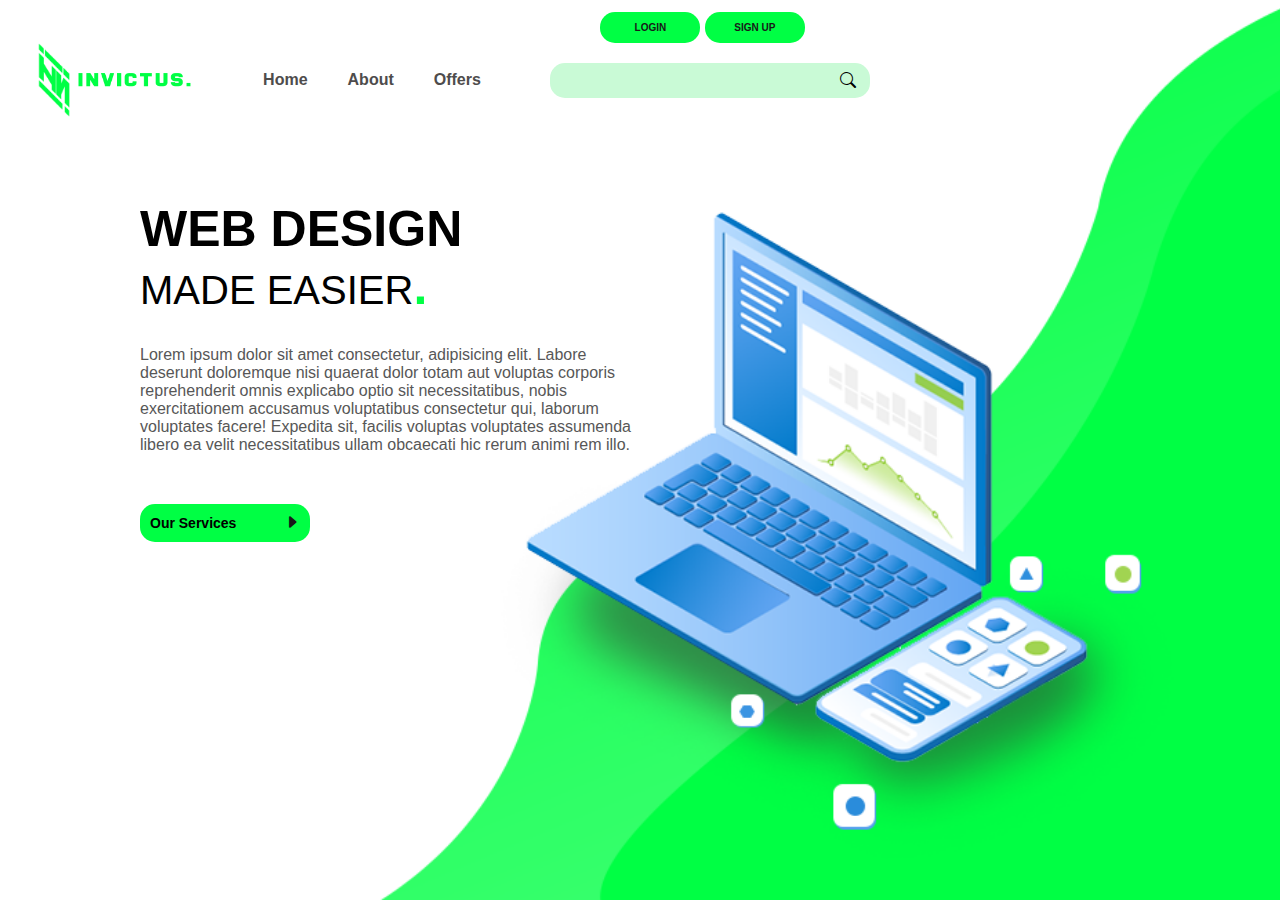
<file: index.html>
<!DOCTYPE html>
<html lang="en">
  <head>
    <meta charset="UTF-8" />
    <meta http-equiv="X-UA-Compatible" content="IE=edge" />
    <meta name="viewport" content="width=device-width, initial-scale=1.0" />
    <link
      rel="stylesheet"
      href="https://cdn.jsdelivr.net/npm/bootstrap-icons@1.3.0/font/bootstrap-icons.css"
    />
    <link rel="stylesheet" href="style.css" />
    <link rel="icon" href="img/logo.png" />
    <title>INVICTUS - Home Page</title>
  </head>
  <body>
    <div class="header">
      <div class="navbar">
        <div class="logo">
          <img src="img/logo.png" width="40px" height="80px" />
          <img src="img/logo_.png" width="120px" height="20px" />
        </div>
        <div class="links">
          <a href="">Home</a>
          <a href="">About</a>
          <a href="services.html">Offers</a>
        </div>
        <div class="rightside">
          <div class="login">
            <a href="login.html"><button>LOGIN</button></a>
            <a href="signup.html"><button>SIGN UP</button></a>
          </div>
          <div class="searchbar">
            <input type="text" name="search" id="search" />
            <i class="bi bi-search"></i>
          </div>
        </div>
      </div>
      <div class="headerContent">
        <h1>
          WEB DESIGN<br />
          <span>MADE EASIER<span>.</span></span>
        </h1>
        <p>
          Lorem ipsum dolor sit amet consectetur, adipisicing elit. Labore
          deserunt doloremque nisi quaerat dolor totam aut voluptas corporis
          reprehenderit omnis explicabo optio sit necessitatibus, nobis
          exercitationem accusamus voluptatibus consectetur qui, laborum
          voluptates facere! Expedita sit, facilis voluptas voluptates assumenda
          libero ea velit necessitatibus ullam obcaecati hic rerum animi rem
          illo.
        </p>
        <a href="services.html">
          <div class="headerButton">
            <button>Our Services</button>
            <i class="bi bi-caret-right-fill"></i>
        </div>
        </a>
      </div>
    </div>
  </body>
</html>
</file>
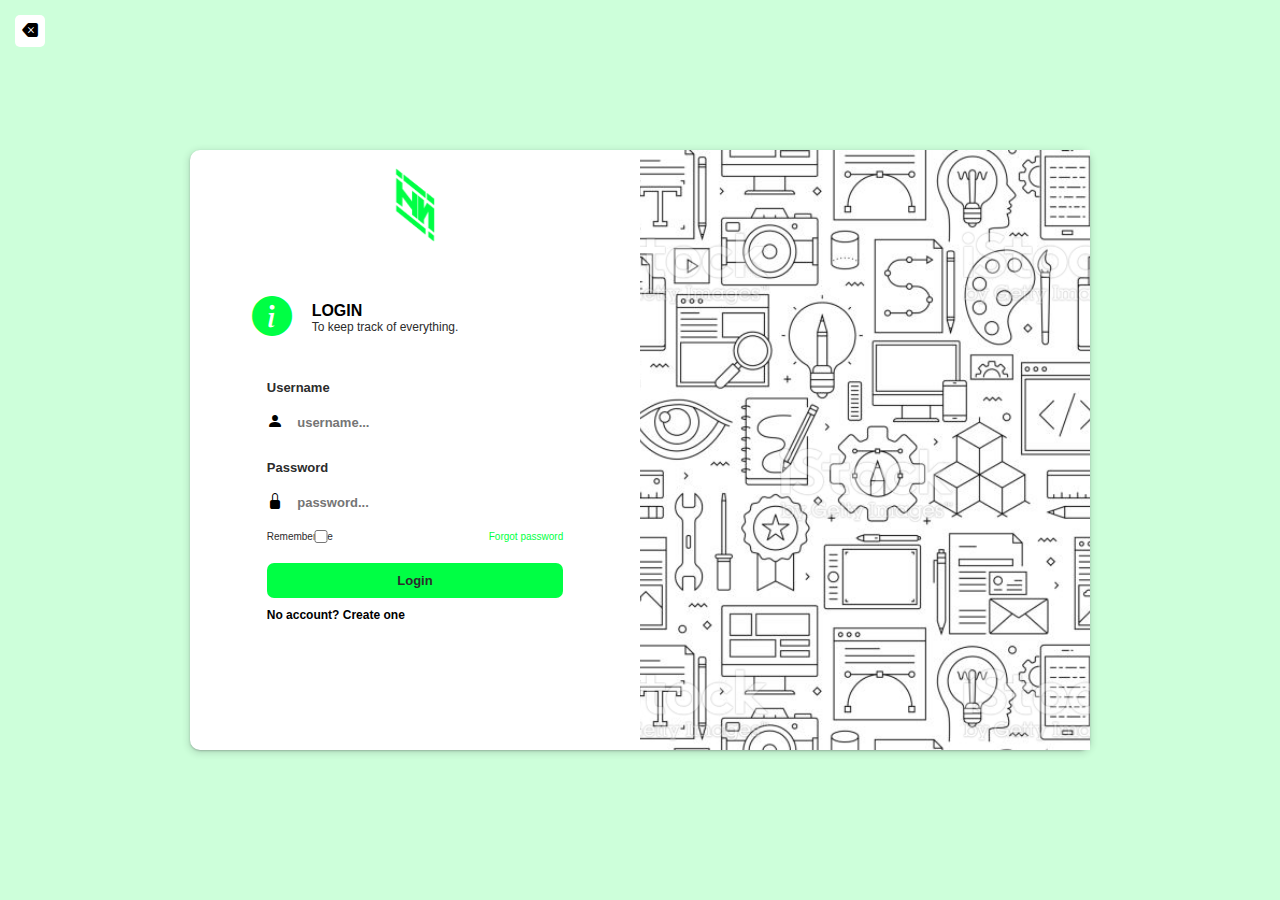
<file: login.html>
<!DOCTYPE html>
<html lang="en">
  <head>
    <meta charset="UTF-8" />
    <meta http-equiv="X-UA-Compatible" content="IE=edge" />
    <meta name="viewport" content="width=device-width, initial-scale=1.0" />
    <link
      rel="stylesheet"
      href="https://cdn.jsdelivr.net/npm/bootstrap-icons@1.3.0/font/bootstrap-icons.css"
    />
    <link rel="stylesheet" href="login.css" />
    <link rel="icon" href="img/logo.png" />
    <title>INVICTUS - Login</title>
  </head>
  <body>
    <a href="index.html"
      ><div class="previous"><i class="back bi-backspace-fill"></i></div
    ></a>
    <div class="login_card">
      <div class="left">
        <form action="GET">
          <div class="topSection">
            <img src="img/logo.png" alt="" width="50px" height="80px" />
            <div class="topText">
              <div>
                <i class="bi bi-info-circle-fill"></i>
              </div>
              <div>
                <h4>LOGIN</h4>
                <p>To keep track of everything.</p>
              </div>
            </div>
            <div class="midSection">
              <div class="username">
                <label for="username">Username</label>
                <div class="input">
                  <i class="bi bi-person-fill"></i>
                  <input
                    type="text"
                    name="username"
                    id="username"
                    placeholder="username..."
                  />
                </div>
              </div>
              <div class="password">
                <label for="username">Password</label>
                <div class="input">
                  <i class="bi bi-lock-fill"></i>
                  <input
                    type="password"
                    name="password"
                    id="password"
                    placeholder="password..."
                  />
                </div>
                <div class="passwordContent">
                  <div class="remember">
                    <p>Remember me</p>
                    <input type="checkbox" />
                  </div>

                  <p class="forgot">Forgot password</p>
                </div>
              </div>
              <div class="bottom">
                <button>Login</button>
                <p>
                  No account?
                  <span class="create"
                    ><a href="signup.html">Create one</a></span
                  >
                </p>
              </div>
            </div>
          </div>
        </form>
      </div>
      <div class="right"></div>
    </div>
  </body>
</html>
</file>
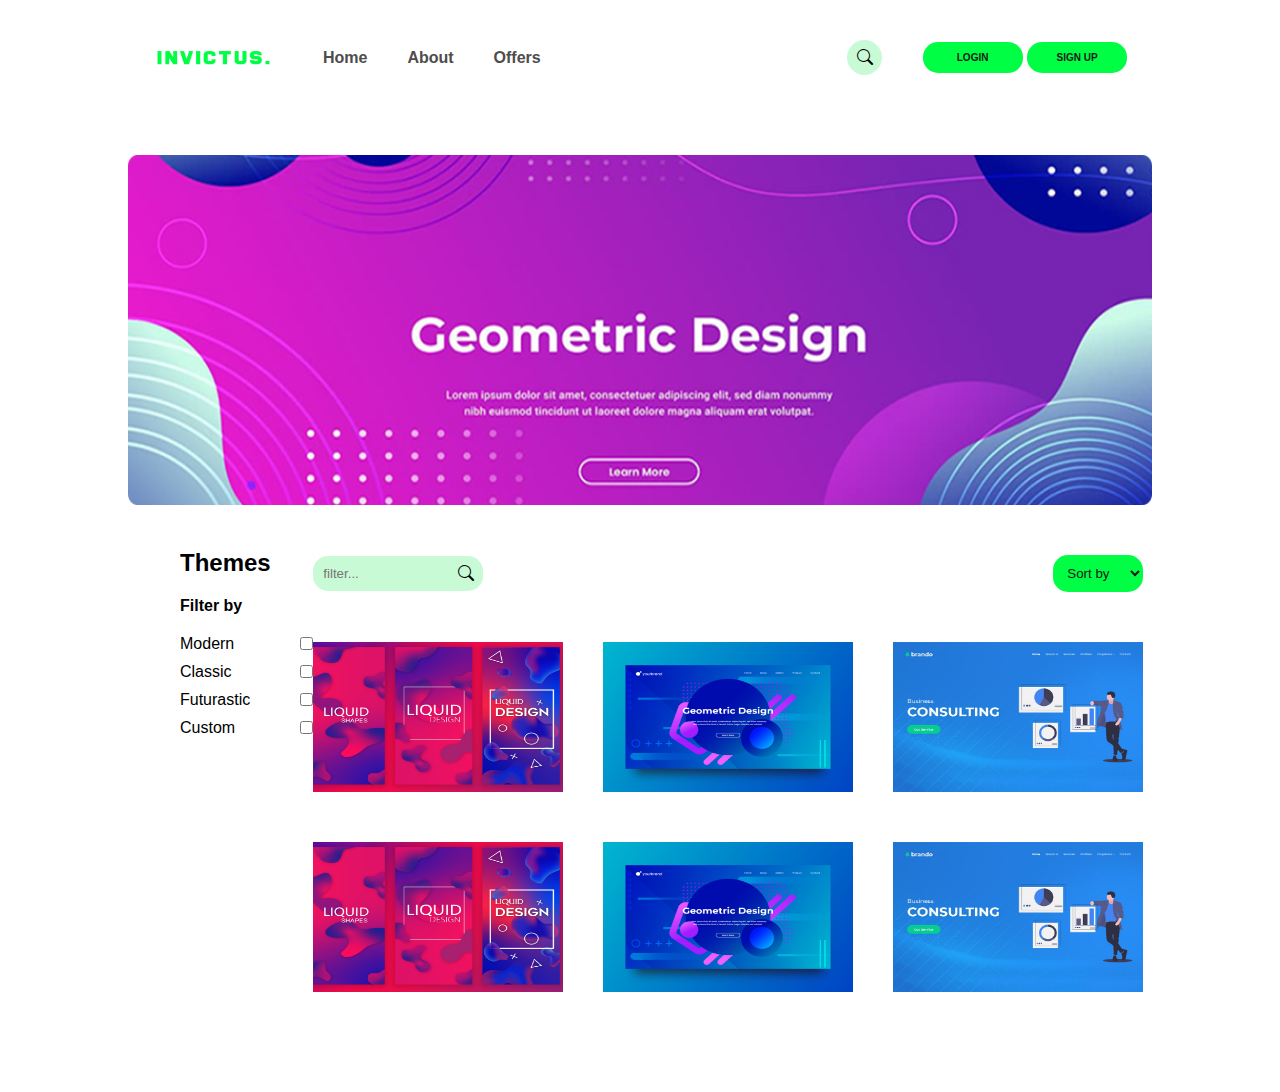
<file: services.html>
<!DOCTYPE html>
<html lang="en">
  <head>
    <meta charset="UTF-8" />
    <meta http-equiv="X-UA-Compatible" content="IE=edge" />
    <meta name="viewport" content="width=device-width, initial-scale=1.0" />
    <link
      rel="stylesheet"
      href="https://cdn.jsdelivr.net/npm/bootstrap-icons@1.3.0/font/bootstrap-icons.css"
    />
    <link rel="stylesheet" href="services.css" />
    <link rel="icon" href="img/logo.png" />
    <title>INVICTUS - Services</title>
  </head>
  <body>
    <div class="header">
      <div class="navbar">
        <div class="leftside">
          <div class="logo">
            <img src="img/logo_.png" width="120px" height="20px" />
          </div>
          <div class="links">
            <a href="index.html">Home</a>
            <a href="">About</a>
            <a href="">Offers</a>
          </div>
        </div>
        <div class="rightside">
          <div class="searchbar">
            <input type="text" name="search" id="search" />
            <i class="bi bi-search"></i>
          </div>
          <div class="login">
            <a href="login.html"><button>LOGIN</button></a>
            <a href="signup.html"><button>SIGN UP</button></a>
          </div>
        </div>
      </div>
    </div>
    <div class="midSection">
      <div class="sectionImage">
        <img src="img/services_bg.png" width="80%" height="350px" />
      </div>
      <div class="midContent">
        <div class="leftSection">
          <div class="themes">
            <h2>Themes</h2>
            <h4>Filter by</h4>
            <div class="filterOptions">
              <div class="filterOption">
                <p>Modern</p>
                <input type="checkbox" name="check" id="check" />
              </div>
              <div class="filterOption">
                <p>Classic</p>
                <input type="checkbox" name="check" id="check" />
              </div>
              <div class="filterOption">
                <p>Futurastic</p>
                <input type="checkbox" name="check" id="check" />
              </div>
              <div class="filterOption">
                <p>Custom</p>
                <input type="checkbox" name="check" id="check" />
              </div>
            </div>
          </div>
        </div>
        <div class="rightSection">
          <div class="searchs">
            <div class="sectionSearchbar">
              <input
                type="text"
                placeholder="filter..."
                name="sectionSearch"
                id="sectionSearch"
              />
              <i class="bi bi-search"></i>
            </div>
            <div class="dropdown">
              <select name="sort" id="sort">
                <option value="Sort by">Sort by</option>
                <option value="Time">Time</option>
                <option value="Most likes">Most likes</option>
                <option value="New">New</option>
                <option value="Hot">Hot</option>
              </select>
            </div>
          </div>

          <div class="cards">
            <div class="row1">
              <div class="card1">
                <img src="img/card1.jpg" width="100%" height="150px" />
              </div>
              <div class="card2">
                <img src="img/card2.jpg" width="100%" height="150px" />
              </div>
              <div class="card3">
                <img src="img/card3.jpg" width="100%" height="150px" />
              </div>
            </div>
            <div class="row2">
                <div class="card4">
                  <img src="img/card1.jpg" width="100%" height="150px" />
                </div>
                <div class="card5">
                  <img src="img/card2.jpg" width="100%" height="150px" />
                </div>
                <div class="card6">
                  <img src="img/card3.jpg" width="100%" height="150px" />
                </div>
              </div>
          </div>
        </div>
      </div>
    </div>
  </body>
</html>
</file>
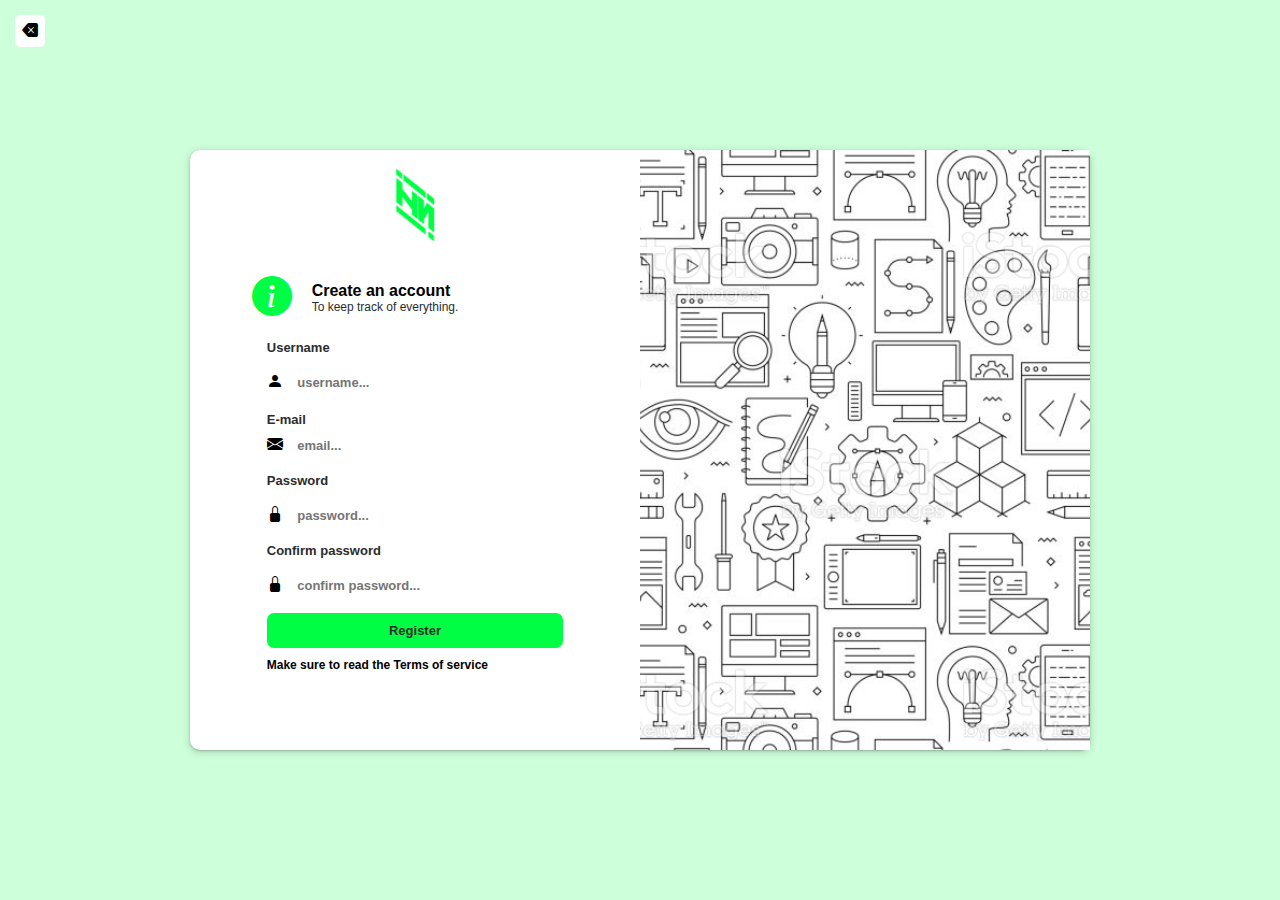
<file: signup.html>
<!DOCTYPE html>
<html lang="en">
  <head>
    <meta charset="UTF-8" />
    <meta http-equiv="X-UA-Compatible" content="IE=edge" />
    <meta name="viewport" content="width=device-width, initial-scale=1.0" />
    <link
      rel="stylesheet"
      href="https://cdn.jsdelivr.net/npm/bootstrap-icons@1.3.0/font/bootstrap-icons.css"
    />
    <link rel="stylesheet" href="signup.css" />
    <link rel="icon" href="img/logo.png" />
    <title>INVICTUS - Login</title>
  </head>
  <body>
    <a href="index.html"
      ><div class="previous"><i class="back bi-backspace-fill"></i></div
    ></a>
    <div class="login_card">
      <div class="left">
        <form action="GET">
          <div class="topSection">
            <img src="img/logo.png" alt="" width="50px" height="80px" />
            <div class="topText">
              <div>
                <i class="bi bi-info-circle-fill"></i>
              </div>
              <div>
                <h4>Create an account</h4>
                <p>To keep track of everything.</p>
              </div>
            </div>
            <div class="midSection">
              <div class="username">
                <label for="username">Username</label>
                <div class="input">
                  <i class="bi bi-person-fill"></i>
                  <input
                    type="text"
                    name="username"
                    id="username"
                    placeholder="username..."
                  />
                </div>
              </div>
              <div class="email">
                <label for="username">E-mail</label>
                <div class="input">
                  <i class="bi bi-envelope-fill"></i>
                  <input
                    type="email"
                    name="email"
                    id="email"
                    placeholder="email..."
                  />
                </div>
              </div>
              <div class="password">
                <label for="username">Password</label>
                <div class="input">
                  <i class="bi bi-lock-fill"></i>
                  <input
                    type="password"
                    name="password"
                    id="password"
                    placeholder="password..."
                  />
                </div>
                <label for="username">Confirm password</label>
                <div class="input">
                  <i class="bi bi-lock-fill"></i>
                  <input
                    type="password"
                    name="password"
                    id="password"
                    placeholder="confirm password..."
                  />
                </div>
              </div>
              <div class="bottom">
                <button>Register</button>
                <p>
                  Make sure to read the
                  <span class="create"><a href="#">Terms of service</a></span>
                </p>
              </div>
            </div>
          </div>
        </form>
      </div>
      <div class="right"></div>
    </div>
  </body>
</html>
</file>
<file: style.css>
*{
    margin: 0;
    padding: 0;
    font-family: Arial, Helvetica, sans-serif;
}
a{
    text-decoration: none;
}
.header{
    background-image: url("img/header_bg.png");
    background-position: center;
    background-repeat: no-repeat;
    background-size: cover;
    height: 100vh;
}
.navbar{
    padding-top: 40px;
    padding-right: 40px;
     display: flex;
     align-items: center;
     justify-content: space-around;
     margin-right: 350px;
}
.logo{
    display: flex;
    align-items: center;
}
.links{
    display: flex;
    gap: 40px;
    font-weight: 650;
}
.links a{
    text-decoration: none;
    color: #4e4c4c;
}
.links a:hover{
    color: #00ff44;
}
.rightside{
    display: flex;
    flex-direction: column;
    justify-content: center;
    align-items: center;
    gap: 20px;
    margin-top: -50px;
}
.rightside button{
    background-color: #00ff44;
    color: #181818;
    padding: 10px;
    border-radius: 15px;
    border: none;
    width: 100px;
    font-weight: bolder;
    font-size: 10px;
    transition: all 0.2s ease-in-out;
}
.rightside button:hover{
    background-color: #c9fad6;
    cursor: pointer;
}
.searchbar{
    display: flex;
    align-items: center;
}
.searchbar input{
    background-color: #c9fad6;
    padding: 10px;
    width: 300px;
    border-radius: 15px;
    border: none;
}
.searchbar input:focus{
    outline: none;
    border: none;
}
.searchbar i{
    font-weight: bolder;
    margin-left: -30px;
    transition: all 0.2s ease-in-out;
}
.searchbar i:hover{
    background-color: #00ff44;
    border-radius: 50%;
    padding: 6px;
    margin-left: -36px;
    cursor: pointer;
    color: grey;
    
}
.headerContent{
    margin-top: 80px;
    margin-left: 140px;
}
.headerContent h1{
      font-size: 50px;
      font-weight: bolder;
}
.headerContent h1 span{
    font-size: 40px;
    font-weight: lighter;
}
.headerContent h1 span span{
    font-size: 50px;
    font-weight: bold;
    color: #00ff44;
}
.headerContent p{
    margin-top: 30px;
    width: 500px;
    color: #575757;
}
.headerButton{
    margin-top: 50px;
    background-color: #00ff44;
    color: #181818;
    padding: 10px;
    border-radius: 15px;
    border: none;
    width: 150px;
    transition: all 0.2s ease-in-out;
    display: flex;
    justify-content: space-between;
}
.headerButton button{
    background-color: transparent;
    border: none;
    font-weight: bolder;
    font-size: 14px;
}
.headerButton button:hover{
    cursor: pointer;
}
.headerButton:hover{
    background-color: #c9fad6;
    cursor: pointer;
}
</file>
<file: login.css>
*{
    margin: 0;
}
body{
    height: 100vh;
    display: flex;
    justify-content: center;
    align-items: center;
    background-color: rgb(205, 255, 218);
    font-family: Arial, Helvetica, sans-serif;
}
a{
    text-decoration: none;
}
.back{
    position: absolute;
    top: 15px;
    left: 15px;
    background-color: white;
    color: rgba(0, 0, 0, 1);
    border-radius: 5px;
    padding: 7px;
    transition: all 0.2s ease-in-out;
}
.back:hover{
    color: grey;
    box-shadow: rgba(0, 0, 0, 0.25) 0px 14px 28px, rgba(0, 0, 0, 0.22) 0px 10px 10px;
}
.login_card{
    width: 900px;
    height: 600px;
    background-color: white;
    border-radius: 10px;
    display: flex;
    justify-content: space-between;
    box-shadow: rgba(60, 64, 67, 0.3) 0px 1px 2px 0px, rgba(60, 64, 67, 0.15) 0px 2px 6px 2px;
}
.left{
    width: 50%;
}
.topSection{
    display: flex;
    flex-direction: column;
    justify-content: center;
    align-items: center;
    padding: 15px;
}
.topText{
    display: flex;
    align-items: center;
    gap: 20px;
    margin-top: 50px;
    margin-left: -120px;
}
.topText i{
    font-size: 40px;
    color: #00ff44;
}
.topText h4{
   font-weight: bolder;
}
.topText p{
    font-weight: normal;
    font-size: 12px;
    color: #2c2c2c;
 }
 .midSection{
     display: flex;
     flex-direction: column;
     margin-top: 40px;
     gap: 20px;
 }
 .midSection label{
     color: #2c2c2c;
     font-weight: bold;
     font-size: 13px;
}
.midSection input{
    color: #2c2c2c;
    font-weight: bold;
    font-size: 13px;
    padding: 10px;
    width: 20vw;
    border: none;
    outline: none;
}
.input:hover{
    border-bottom: 2px solid #00ff44;
}
.input:focus{
    border-bottom: 2px solid #00ff44;
}
.input:hover i{
    color: #00ff44;
}
.passwordContent{
    display: flex;
    justify-content: space-between;
    align-items: center;
    color: #2c2c2c;
    font-size: 10px;
}
.remember{
    display: flex;
    align-items: center;
}
.remember input{
    margin-left: -140px;
}
.forgot{
    color: #00ff44;

}
.forgot:hover{
    color: grey;
    cursor: pointer;
}
.bottom p{
    font-size: 12px;
    font-weight: bold;
}
.bottom a{
    font-size: 12px;
    font-weight: bold;
    color: black;
}
.create a:hover{
    color: #00ff44;
    cursor: pointer;
}
.midSection button{
    color: #2c2c2c;
    font-weight: bold;
    font-size: 13px;
    padding: 10px;
    background-color: #00ff44;
    border: none;
    border-radius: 7px;
    transition: all 0.2s ease-in-out;
    width: 100%;
    margin-bottom: 10px;
}
.midSection button:hover{
    background-color: #c9fad6;
    cursor: pointer;
}
.username, .password{
     display: flex;
     flex-direction: column;
     gap: 10px;
}
.right{
    background-image: url("img/login_bg.jpg");
    background-position: center;
    background-size: cover;
    width: 50%;
}
</file>
<file: services.css>
*{
    margin: 0;
    padding: 0;
    font-family: Arial, Helvetica, sans-serif;
}
a{
    text-decoration: none;
}
.navbar{
    padding-top: 40px;
     display: flex;
     align-items: center;
     justify-content: space-around;
}
.logo{
    display: flex;
    align-items: center;
}
.links{
    display: flex;
    gap: 40px;
    font-weight: 650;
}
.links a{
    text-decoration: none;
    color: #4e4c4c;
}
.links a:hover{
    color: #00ff44;
}
.leftside{
    display: flex;
    justify-content: center;
    align-items: center;
    gap: 50px;
}
.rightside{
    display: flex;
    justify-content: center;
    align-items: center;
    gap: 50px;
}
.rightside button{
    background-color: #00ff44;
    color: #181818;
    padding: 10px;
    border-radius: 15px;
    border: none;
    width: 100px;
    font-weight: bolder;
    font-size: 10px;
    transition: all 0.2s ease-in-out;
}
.rightside button:hover{
    background-color: #c9fad6;
    cursor: pointer;
}
.searchbar{
    display: flex;
    align-items: center;
}
.searchbar input{
    background-color: #c9fad6;
    padding: 10px;
    width: 15px;
    border-radius: 50%;
    border: none;
    transition: all 0.2s ease-in-out;
}
.searchbar input:hover{
    background-color: #c9fad6;
    padding: 10px;
    width: 300px;
    border-radius: 15px;
    border: none;
}
.searchbar input:focus{
    outline: none;
    background-color: #c9fad6;
    padding: 10px;
    width: 300px;
    border-radius: 15px;
    border: none;
}
.searchbar i{
    font-weight: bolder;
    transition: all 0.2s ease-in-out;
    margin-left: -25px;
}
.searchbar i:hover{
    background-color: #00ff44;
    border-radius: 50%;
    padding: 6px;
    margin-left: -25px;
    cursor: pointer;
    color: grey;
}
.searchbar:hover input{
    background-color: #c9fad6;
    width: 300px;
    border-radius: 15px;
    border: none;
}
.sectionImage{
    margin-top: 80px;
    display: flex;
    align-items: center;
    justify-content: center;
}
.midContent{
    display: flex;
    align-items: center;
    justify-content: space-between;
    margin-top: 50px;
    margin-bottom: 50px;
    margin-right: 180px;
    margin-left: 180px;
}
.rightSection{

}
.rightSection select{
    width: 90px;
    padding: 10px;
    background-color: #00ff44;
    border-radius: 15px;
    border: none;
    outline: none;
    color: #181818;
}
.rightSection select option{
    width: 90px;
    padding: 10px;
    background-color: #00ff44;
    border-radius: 15px;
    border: none;
    outline: none;
    color: #181818;
}
.sectionSearchbar{
    display: flex;
    align-items: center;
}
.sectionSearchbar input{
    background-color: #c9fad6;
    padding: 10px;
    width: 150px;
    border-radius: 15px;
    border: none;
    transition: all 0.2s ease-in-out;
}
.sectionSearchbar input:focus{
    outline: none;
    border: none;
}
.sectionSearchbar i{
    font-weight: bolder;
    transition: all 0.2s ease-in-out;
    margin-left: -25px;
}
.sectionSearchbar i:hover{
    background-color: #00ff44;
    border-radius: 50%;
    padding: 6px;
    margin-left: -25px;
    cursor: pointer;
    color: grey;
}
.themes{
    display: flex;
    flex-direction: column;
    gap: 20px;
    margin-top: -250px;
}
.filterOptions{
    display: flex;
    flex-direction: column;
    gap: 10px;
}
.filterOption{
    display: flex;
    align-items: center;
    justify-content: space-between;
    gap: 50px;
}
.filterOption input{
    background-color: #00ff44;
    color: #00ff44;
}
.searchs{
    display: flex;
    align-items: center;
    justify-content: space-between;
    gap: 150px;
    flex: 0.8;
}
.cards{
    margin-top: 50px;
    display: flex;
    flex-direction: column;
    align-items: center;
    justify-content: space-between;
    width: 100%;
}
.row1{
    display: flex;
    align-items: center;
    justify-content: space-between;
    gap: 40px;
}
.card1{
    width: 250px;
    height: 200px;
}
.card2{
    width: 250px;
    height: 200px;
}
.card3{
    width: 250px;
    height: 200px;
}
.row2{
    display: flex;
    align-items: center;
    justify-content: space-between;
    gap: 40px;
}
.card4{
    width: 250px;
    height: 200px;
}
.card5{
    width: 250px;
    height: 200px;
}
.card6{
    width: 250px;
    height: 200px;
}
.cards img{
    transition: all 0.2s ease-in-out;
}
.cards img:hover{
    transform: translateY(-10px);
    cursor: pointer;
}
</file>
<file: signup.css>
*{
    margin: 0;
}
body{
    height: 100vh;
    display: flex;
    justify-content: center;
    align-items: center;
    background-color: rgb(205, 255, 218);
    font-family: Arial, Helvetica, sans-serif;
}
a{
    text-decoration: none;
}
.back{
    position: absolute;
    top: 15px;
    left: 15px;
    background-color: white;
    color: rgba(0, 0, 0, 1);
    border-radius: 5px;
    padding: 7px;
    transition: all 0.2s ease-in-out;
}
.back:hover{
    color: grey;
    box-shadow: rgba(0, 0, 0, 0.25) 0px 14px 28px, rgba(0, 0, 0, 0.22) 0px 10px 10px;
}
.login_card{
    width: 900px;
    height: 600px;
    background-color: white;
    border-radius: 10px;
    display: flex;
    justify-content: space-between;
    box-shadow: rgba(60, 64, 67, 0.3) 0px 1px 2px 0px, rgba(60, 64, 67, 0.15) 0px 2px 6px 2px;
}
.left{
    width: 50%;
}
.topSection{
    display: flex;
    flex-direction: column;
    justify-content: center;
    align-items: center;
    padding: 15px;
}
.topText{
    display: flex;
    align-items: center;
    gap: 20px;
    margin-top: 30px;
    margin-left: -120px;
}
.topText i{
    font-size: 40px;
    color: #00ff44;
}
.topText h4{
   font-weight: bolder;
}
.topText p{
    font-weight: normal;
    font-size: 12px;
    color: #2c2c2c;
 }
 .midSection{
     display: flex;
     flex-direction: column;
     margin-top: 20px;
     gap: 10px;
 }
 .midSection label{
     color: #2c2c2c;
     font-weight: bold;
     font-size: 13px;
}
.midSection input{
    color: #2c2c2c;
    font-weight: bold;
    font-size: 13px;
    padding: 10px;
    width: 20vw;
    border: none;
    outline: none;
}
.input:hover{
    border-bottom: 2px solid #00ff44;
}
.input:focus{
    border-bottom: 2px solid #00ff44;
}
.input:hover i{
    color: #00ff44;
}
.passwordContent{
    display: flex;
    justify-content: space-between;
    align-items: center;
    color: #2c2c2c;
    font-size: 10px;
}
.remember{
    display: flex;
    align-items: center;
}
.remember input{
    margin-left: -140px;
}
.forgot{
    color: #00ff44;

}
.forgot:hover{
    color: grey;
    cursor: pointer;
}
.bottom p{
    font-size: 12px;
    font-weight: bold;
}
.bottom a{
    font-size: 12px;
    font-weight: bold;
    color: black;
}
.create a:hover{
    color: #00ff44;
    cursor: pointer;
}
.midSection button{
    color: #2c2c2c;
    font-weight: bold;
    font-size: 13px;
    padding: 10px;
    background-color: #00ff44;
    border: none;
    border-radius: 7px;
    transition: all 0.2s ease-in-out;
    width: 100%;
    margin-bottom: 10px;
}
.midSection button:hover{
    background-color: #c9fad6;
    cursor: pointer;
}
.username, .password{
     display: flex;
     flex-direction: column;
     gap: 10px;
}
.right{
    background-image: url("img/login_bg.jpg");
    background-position: center;
    background-size: cover;
    width: 50%;
}
</file>
